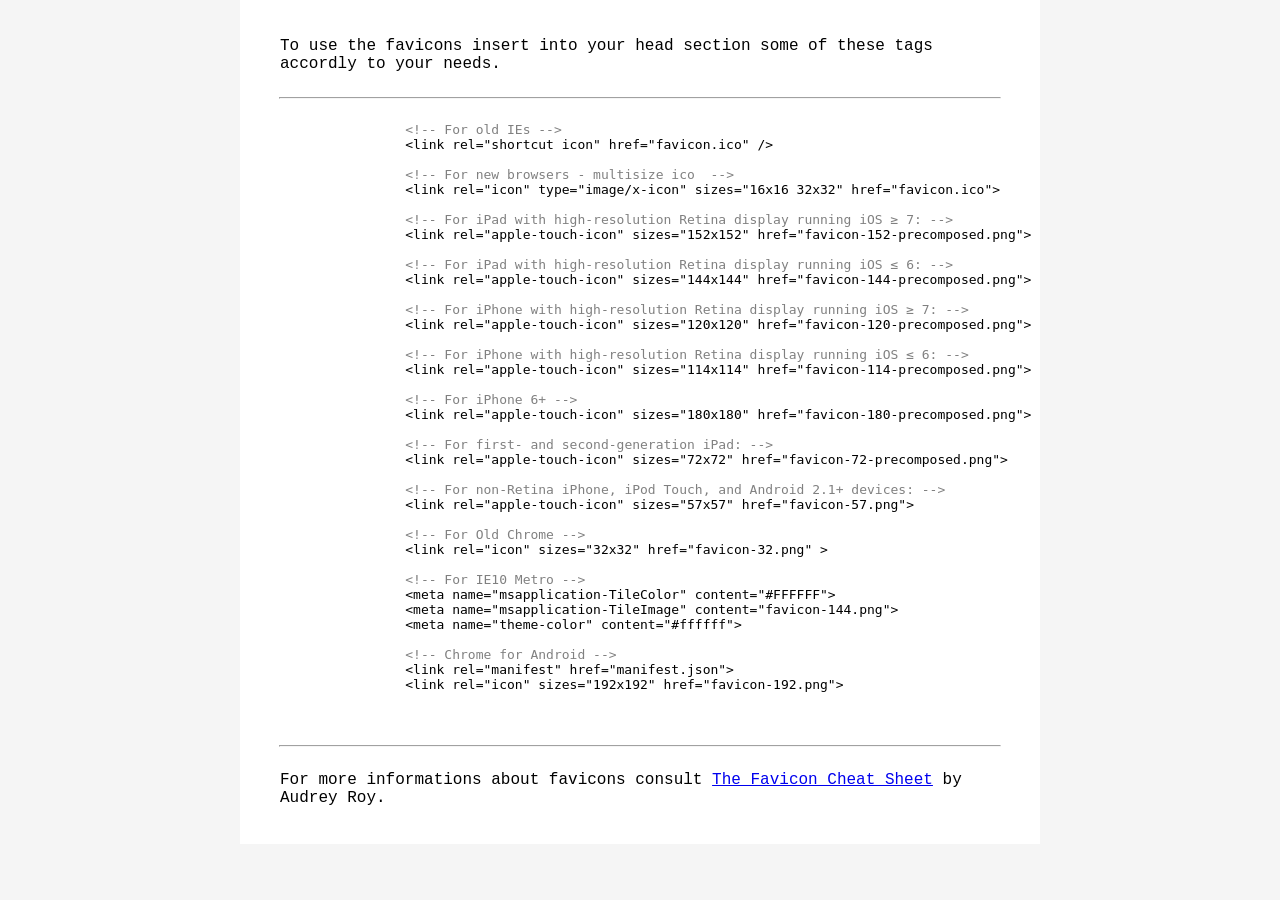
<file: Favicon/index.html>
<!DOCTYPE html>
<head>
    <title>
        Favicons
    </title>
    <meta charset="utf-8" />
    
    <!-- For old IEs -->
    <link rel="shortcut icon" href="favicon.ico" />
    
    <!-- For new browsers multisize ico  -->
    <link rel="icon" type="image/x-icon" sizes="16x16 32x32" href="favicon.ico">
        
        <!-- Chrome for Android -->
        <link rel="icon" sizes="192x192" href="favicon-192.png">
            
            <!-- For iPhone 6+ downscaled for other devices -->
            <link rel="apple-touch-icon" sizes="180x180" href="favicon-180-precomposed.png">
                
                <!-- For IE10 Metro -->
                <meta name="msapplication-TileColor" content="#FFFFFF">
                    <meta name="msapplication-TileImage" content="favicon-114-precomposed.png">
                        
                        <style>
                            
                            body {
                                background-color: #f5f5f5;
                                border: 0px;
                                margin: 0px;
                                padding: 0px;
                                font-family: Consolas,Menlo,Monaco,Lucida Console,Liberation Mono,DejaVu Sans Mono,Bitstream Vera Sans Mono,Courier New,monospace,serif;
                                color: black;
                            }
                        
                        pre {
                            margin: 0px;
                            color: black;
                            padding: 0px 5%;
                        }
                        
                        code {
                            
                        }
                        
                        .container {
                            background-color: white;
                            max-width: 800px;
                            width: 100%;
                            margin: 0 auto;
                            padding: 1% 0;
                            height: 100%;
                        }
                        
                        .comment {
                            color: gray;
                            padding: 0px;
                            margin: 0px;
                        }
                        
                        hr {
                            width: 80%;
                            padding: 0 5%;
                            border-color: #f5f5f5;
                            background-color: #D1D1D1;
                        }
                        
                        p {
                            padding: 1% 5%;
                        }
                        
                            </style>
                        
                        </head>
<body class="">
    
    <div class="container">
        <p>
        To use the favicons insert into your  head section some of these tags accordly to your needs.
        </p>
        <hr>
        <pre>
            <code>
                <span class="comment">&lt;!-- For old IEs --&gt;</span>
                &lt;link rel=&quot;shortcut icon&quot; href=&quot;favicon.ico&quot; /&gt;
                
                <span class="comment">&lt;!-- For new browsers - multisize ico  --&gt;</span>
                &lt;link rel=&quot;icon&quot; type=&quot;image/x-icon&quot; sizes=&quot;16x16 32x32&quot; href=&quot;favicon.ico&quot;&gt;
                
                <span class="comment">&lt;!-- For iPad with high-resolution Retina display running iOS &ge; 7: --&gt;</span>
                &lt;link rel=&quot;apple-touch-icon&quot; sizes=&quot;152x152&quot; href=&quot;favicon-152-precomposed.png&quot;&gt;
                
                <span class="comment">&lt;!-- For iPad with high-resolution Retina display running iOS &le; 6: --&gt;</span>
                &lt;link rel=&quot;apple-touch-icon&quot; sizes=&quot;144x144&quot; href=&quot;favicon-144-precomposed.png&quot;&gt;
                
                <span class="comment">&lt;!-- For iPhone with high-resolution Retina display running iOS &ge; 7: --&gt;</span>
                &lt;link rel=&quot;apple-touch-icon&quot; sizes=&quot;120x120&quot; href=&quot;favicon-120-precomposed.png&quot;&gt;
                
                <span class="comment">&lt;!-- For iPhone with high-resolution Retina display running iOS &le; 6: --&gt;</span>
                &lt;link rel=&quot;apple-touch-icon&quot; sizes=&quot;114x114&quot; href=&quot;favicon-114-precomposed.png&quot;&gt;
                
                <span class="comment">&lt;!-- For iPhone 6+ --&gt;</span>
                &lt;link rel=&quot;apple-touch-icon&quot; sizes=&quot;180x180&quot; href=&quot;favicon-180-precomposed.png&quot;&gt;
                
                <span class="comment">&lt;!-- For first- and second-generation iPad: --&gt;</span>
                &lt;link rel=&quot;apple-touch-icon&quot; sizes=&quot;72x72&quot; href=&quot;favicon-72-precomposed.png&quot;&gt;
                
                <span class="comment">&lt;!-- For non-Retina iPhone, iPod Touch, and Android 2.1+ devices: --&gt;</span>
                &lt;link rel=&quot;apple-touch-icon&quot; sizes=&quot;57x57&quot; href=&quot;favicon-57.png&quot;&gt;
                
                <span class="comment">&lt;!-- For Old Chrome --&gt;</span>
                &lt;link rel=&quot;icon&quot; sizes=&quot;32x32&quot; href=&quot;favicon-32.png&quot; &gt;
                
                <span class="comment">&lt;!-- For IE10 Metro --&gt;</span>
                &lt;meta name=&quot;msapplication-TileColor&quot; content=&quot;#FFFFFF&quot;&gt;
                &lt;meta name=&quot;msapplication-TileImage&quot; content=&quot;favicon-144.png&quot;&gt;
                &lt;meta name=&quot;theme-color&quot; content=&quot;#ffffff&quot;&gt;
                
                <span class="comment">&lt;!-- Chrome for Android --&gt;</span>
                &lt;link rel=&quot;manifest&quot; href=&quot;manifest.json&quot;&gt;
                &lt;link rel=&quot;icon&quot; sizes=&quot;192x192&quot; href=&quot;favicon-192.png&quot;&gt;
                
            </code>
        </pre>
        
        <hr>
        
        <p>
        For more informations about favicons consult <a href="https://github.com/audreyr/favicon-cheat-sheet">The Favicon Cheat Sheet</a> by Audrey Roy.
        </p>
        
    </div>
    
</body>
</file>
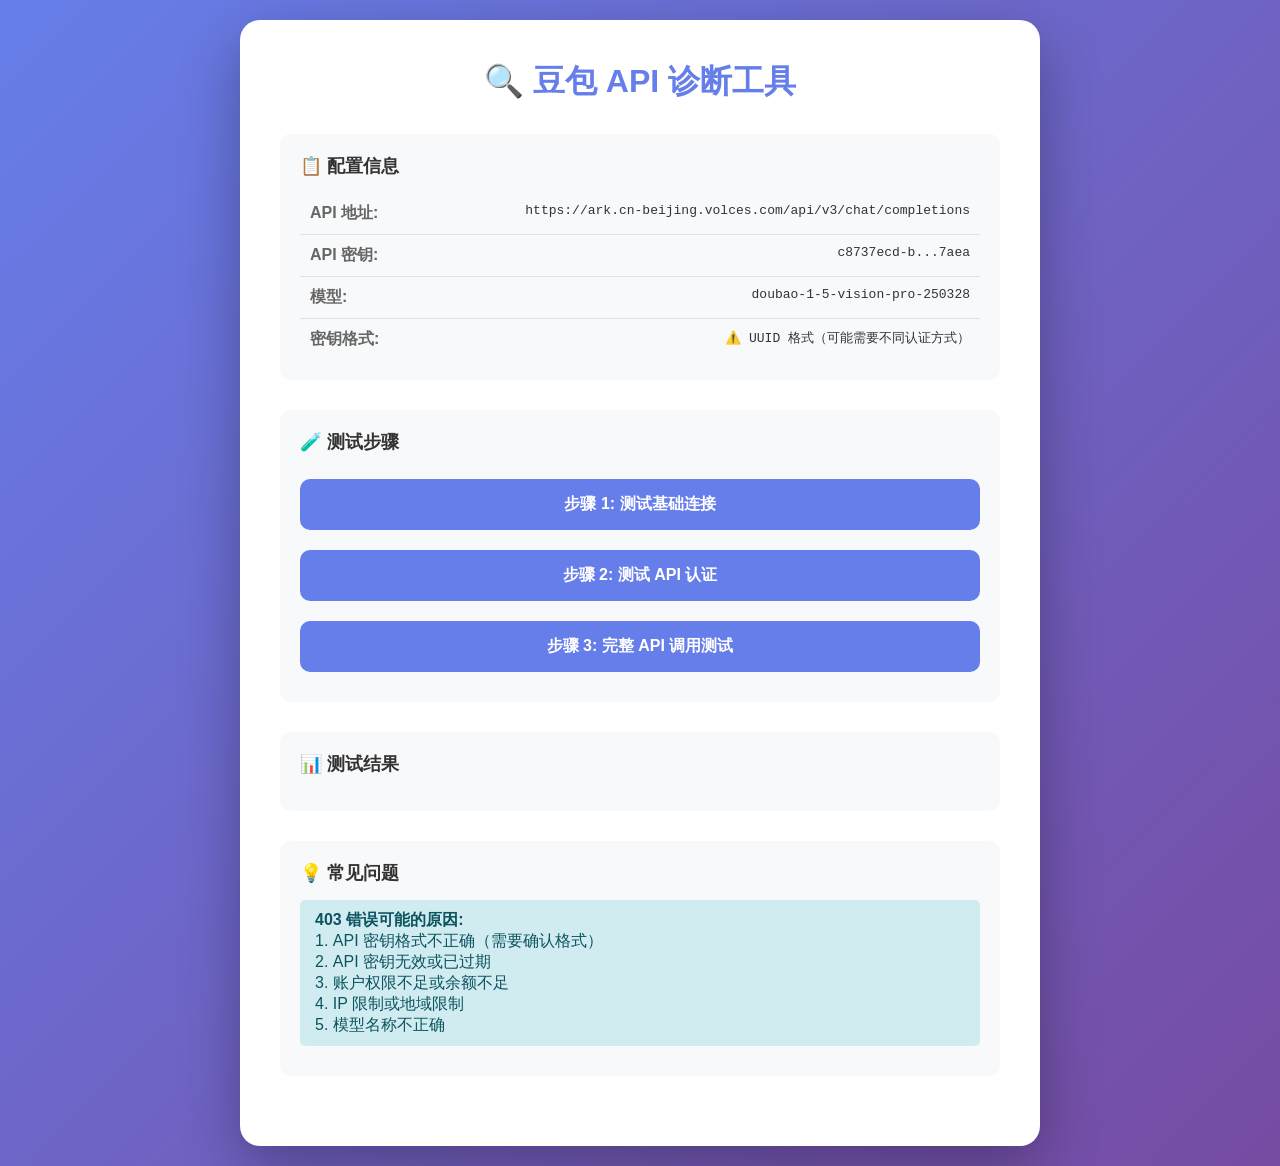
<file: dev/api_diagnostic.html>
<!DOCTYPE html>
<html lang="zh-CN">
<head>
    <meta charset="UTF-8">
    <meta name="viewport" content="width=device-width, initial-scale=1.0">
    <title>API 诊断工具</title>
    <style>
        * { margin: 0; padding: 0; box-sizing: border-box; }
        body {
            font-family: -apple-system, BlinkMacSystemFont, "Segoe UI", Roboto, sans-serif;
            background: linear-gradient(135deg, #667eea 0%, #764ba2 100%);
            min-height: 100vh;
            padding: 20px;
        }
        .container {
            max-width: 800px;
            margin: 0 auto;
            background: white;
            border-radius: 20px;
            padding: 40px;
            box-shadow: 0 20px 60px rgba(0,0,0,0.3);
        }
        h1 {
            color: #667eea;
            margin-bottom: 30px;
            text-align: center;
        }
        .section {
            margin-bottom: 30px;
            padding: 20px;
            background: #f8f9fa;
            border-radius: 10px;
        }
        .section h2 {
            color: #333;
            margin-bottom: 15px;
            font-size: 18px;
        }
        .info-row {
            display: flex;
            justify-content: space-between;
            padding: 10px;
            border-bottom: 1px solid #dee2e6;
        }
        .info-row:last-child {
            border-bottom: none;
        }
        .label {
            font-weight: 600;
            color: #666;
        }
        .value {
            color: #333;
            font-family: monospace;
        }
        .status {
            padding: 10px 15px;
            border-radius: 5px;
            margin: 10px 0;
            font-weight: 500;
        }
        .success { background: #d4edda; color: #155724; }
        .error { background: #f8d7da; color: #721c24; }
        .warning { background: #fff3cd; color: #856404; }
        .info { background: #d1ecf1; color: #0c5460; }
        button {
            width: 100%;
            padding: 15px;
            background: #667eea;
            color: white;
            border: none;
            border-radius: 10px;
            cursor: pointer;
            font-size: 16px;
            font-weight: 600;
            margin: 10px 0;
        }
        button:hover {
            background: #5568d3;
        }
        button:disabled {
            background: #ccc;
            cursor: not-allowed;
        }
        pre {
            background: #282c34;
            color: #abb2bf;
            padding: 15px;
            border-radius: 5px;
            overflow-x: auto;
            font-size: 12px;
        }
        .hidden {
            display: none;
        }
    </style>
</head>
<body>
    <div class="container">
        <h1>🔍 豆包 API 诊断工具</h1>

        <div class="section">
            <h2>📋 配置信息</h2>
            <div class="info-row">
                <span class="label">API 地址:</span>
                <span class="value" id="apiUrl">检测中...</span>
            </div>
            <div class="info-row">
                <span class="label">API 密钥:</span>
                <span class="value" id="apiKey">检测中...</span>
            </div>
            <div class="info-row">
                <span class="label">模型:</span>
                <span class="value" id="model">检测中...</span>
            </div>
            <div class="info-row">
                <span class="label">密钥格式:</span>
                <span class="value" id="keyFormat">检测中...</span>
            </div>
        </div>

        <div class="section">
            <h2>🧪 测试步骤</h2>
            <button onclick="testStep1()">步骤 1: 测试基础连接</button>
            <button onclick="testStep2()">步骤 2: 测试 API 认证</button>
            <button onclick="testStep3()">步骤 3: 完整 API 调用测试</button>
        </div>

        <div class="section">
            <h2>📊 测试结果</h2>
            <div id="results"></div>
        </div>

        <div class="section hidden" id="errorSection">
            <h2>❌ 错误详情</h2>
            <pre id="errorDetails"></pre>
        </div>

        <div class="section">
            <h2>💡 常见问题</h2>
            <div class="status info">
                <strong>403 错误可能的原因:</strong><br>
                1. API 密钥格式不正确（需要确认格式）<br>
                2. API 密钥无效或已过期<br>
                3. 账户权限不足或余额不足<br>
                4. IP 限制或地域限制<br>
                5. 模型名称不正确
            </div>
        </div>
    </div>

    <script>
        const API_KEY = 'c8737ecd-bd2c-40c9-a24e-1f5602a37aea';
        const API_URL = 'https://ark.cn-beijing.volces.com/api/v3/chat/completions';
        const MODEL = 'doubao-1-5-vision-pro-250328';

        // 显示配置信息
        document.addEventListener('DOMContentLoaded', () => {
            document.getElementById('apiUrl').textContent = API_URL;
            document.getElementById('apiKey').textContent = API_KEY.substring(0, 10) + '...' + API_KEY.substring(API_KEY.length - 4);
            document.getElementById('model').textContent = MODEL;
            
            // 检查密钥格式
            if (API_KEY.startsWith('ak-')) {
                document.getElementById('keyFormat').textContent = '✅ 标准格式 (ak-...)';
            } else if (API_KEY.length === 36 && API_KEY.includes('-')) {
                document.getElementById('keyFormat').textContent = '⚠️ UUID 格式（可能需要不同认证方式）';
            } else {
                document.getElementById('keyFormat').textContent = '❓ 未知格式';
            }
        });

        function addResult(message, type = 'info') {
            const results = document.getElementById('results');
            const div = document.createElement('div');
            div.className = `status ${type}`;
            div.innerHTML = message;
            results.appendChild(div);
        }

        function showError(error) {
            const errorSection = document.getElementById('errorSection');
            const errorDetails = document.getElementById('errorDetails');
            errorSection.classList.remove('hidden');
            errorDetails.textContent = JSON.stringify(error, null, 2);
        }

        async function testStep1() {
            addResult('🔄 正在测试基础连接...', 'info');
            
            try {
                const response = await fetch(API_URL, {
                    method: 'OPTIONS'
                });
                
                addResult('✅ 步骤 1: 服务器可访问', 'success');
            } catch (error) {
                addResult(`❌ 步骤 1 失败: ${error.message}`, 'error');
                showError(error);
            }
        }

        async function testStep2() {
            addResult('🔄 正在测试 API 认证（Bearer Token）...', 'info');
            
            try {
                const response = await fetch(API_URL, {
                    method: 'POST',
                    headers: {
                        'Content-Type': 'application/json',
                        'Authorization': `Bearer ${API_KEY}`
                    },
                    body: JSON.stringify({
                        model: MODEL,
                        messages: [{role: 'user', content: 'test'}]
                    })
                });

                const text = await response.text();
                
                if (response.ok) {
                    addResult('✅ 步骤 2: Bearer Token 认证成功', 'success');
                } else {
                    addResult(`⚠️ 步骤 2: HTTP ${response.status}<br><small>${text}</small>`, 'warning');
                    
                    // 尝试其他认证方式
                    addResult('🔄 尝试使用 API-Key 头部...', 'info');
                    const response2 = await fetch(API_URL, {
                        method: 'POST',
                        headers: {
                            'Content-Type': 'application/json',
                            'Api-Key': API_KEY
                        },
                        body: JSON.stringify({
                            model: MODEL,
                            messages: [{role: 'user', content: 'test'}]
                        })
                    });
                    
                    if (response2.ok) {
                        addResult('✅ 使用 Api-Key 头部认证成功！', 'success');
                        addResult('💡 建议：需要修改代码使用 Api-Key 而不是 Bearer', 'info');
                    } else {
                        const text2 = await response2.text();
                        addResult(`❌ Api-Key 认证也失败: ${response2.status}<br><small>${text2}</small>`, 'error');
                    }
                }
                
                showError({ status: response.status, body: text });
            } catch (error) {
                addResult(`❌ 步骤 2 失败: ${error.message}`, 'error');
                showError(error);
            }
        }

        async function testStep3() {
            addResult('🔄 正在进行完整 API 调用测试...', 'info');
            
            try {
                const response = await fetch(API_URL, {
                    method: 'POST',
                    headers: {
                        'Content-Type': 'application/json',
                        'Authorization': `Bearer ${API_KEY}`
                    },
                    body: JSON.stringify({
                        model: MODEL,
                        messages: [
                            {
                                role: 'system',
                                content: '你是一个测试助手。'
                            },
                            {
                                role: 'user',
                                content: '请回复"测试成功"'
                            }
                        ],
                        temperature: 0.7,
                        max_tokens: 50
                    })
                });

                const text = await response.text();
                
                if (response.ok) {
                    const data = JSON.parse(text);
                    addResult(`✅ 步骤 3: 完整 API 调用成功！<br><strong>AI 回复:</strong> ${data.choices[0].message.content}`, 'success');
                } else {
                    addResult(`❌ 步骤 3 失败: HTTP ${response.status}<br><small>${text}</small>`, 'error');
                    showError({ status: response.status, body: text });
                }
            } catch (error) {
                addResult(`❌ 步骤 3 失败: ${error.message}`, 'error');
                showError(error);
            }
        }
    </script>
</body>
</html>
</file>
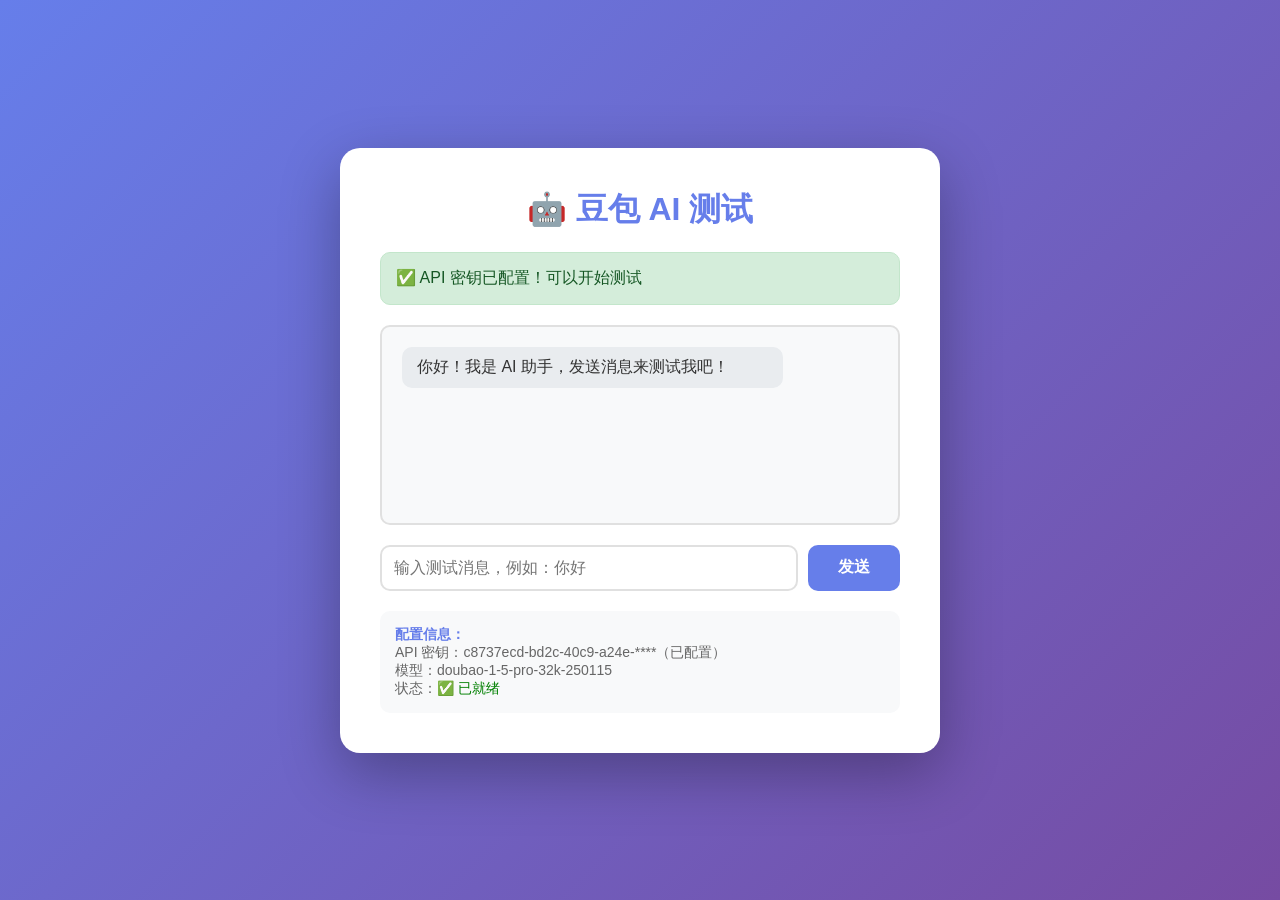
<file: dev/test_ai.html>
<!DOCTYPE html>
<html lang="zh-CN">
<head>
    <meta charset="UTF-8">
    <meta name="viewport" content="width=device-width, initial-scale=1.0">
    <title>AI 测试页面</title>
    <style>
        * {
            margin: 0;
            padding: 0;
            box-sizing: border-box;
        }
        body {
            font-family: -apple-system, BlinkMacSystemFont, "Segoe UI", Roboto, sans-serif;
            background: linear-gradient(135deg, #667eea 0%, #764ba2 100%);
            min-height: 100vh;
            display: flex;
            align-items: center;
            justify-content: center;
            padding: 20px;
        }
        .container {
            background: white;
            border-radius: 20px;
            padding: 40px;
            max-width: 600px;
            width: 100%;
            box-shadow: 0 20px 60px rgba(0,0,0,0.3);
        }
        h1 {
            color: #667eea;
            margin-bottom: 20px;
            text-align: center;
        }
        .status {
            padding: 15px;
            border-radius: 10px;
            margin-bottom: 20px;
            font-weight: 500;
        }
        .status.success {
            background: #d4edda;
            color: #155724;
            border: 1px solid #c3e6cb;
        }
        .status.error {
            background: #f8d7da;
            color: #721c24;
            border: 1px solid #f5c6cb;
        }
        .status.info {
            background: #d1ecf1;
            color: #0c5460;
            border: 1px solid #bee5eb;
        }
        .chat-box {
            border: 2px solid #e0e0e0;
            border-radius: 10px;
            padding: 20px;
            min-height: 200px;
            margin-bottom: 20px;
            background: #f8f9fa;
        }
        .message {
            margin-bottom: 15px;
            padding: 10px 15px;
            border-radius: 10px;
            max-width: 80%;
        }
        .user-message {
            background: #667eea;
            color: white;
            margin-left: auto;
            text-align: right;
        }
        .ai-message {
            background: #e9ecef;
            color: #333;
        }
        .input-box {
            display: flex;
            gap: 10px;
        }
        input {
            flex: 1;
            padding: 12px;
            border: 2px solid #e0e0e0;
            border-radius: 10px;
            font-size: 16px;
        }
        input:focus {
            outline: none;
            border-color: #667eea;
        }
        button {
            padding: 12px 30px;
            background: #667eea;
            color: white;
            border: none;
            border-radius: 10px;
            cursor: pointer;
            font-size: 16px;
            font-weight: 600;
            transition: all 0.3s;
        }
        button:hover {
            background: #5568d3;
            transform: translateY(-2px);
        }
        button:disabled {
            background: #ccc;
            cursor: not-allowed;
            transform: none;
        }
        .loading {
            text-align: center;
            color: #667eea;
            font-style: italic;
        }
        .info-box {
            background: #f8f9fa;
            padding: 15px;
            border-radius: 10px;
            margin-top: 20px;
            font-size: 14px;
            color: #666;
        }
        .info-box strong {
            color: #667eea;
        }
    </style>
</head>
<body>
    <div class="container">
        <h1>🤖 豆包 AI 测试</h1>
        
        <div id="status" class="status info">
            ⏳ 正在检测配置...
        </div>

        <div class="chat-box" id="chatBox">
            <div class="message ai-message">
                你好！我是 AI 助手，发送消息来测试我吧！
            </div>
        </div>

        <div class="input-box">
            <input type="text" id="messageInput" placeholder="输入测试消息，例如：你好" />
            <button onclick="sendTestMessage()" id="sendBtn">发送</button>
        </div>

        <div class="info-box">
            <strong>配置信息：</strong><br>
            API 密钥：c8737ecd-bd2c-40c9-a24e-****（已配置）<br>
            模型：doubao-1-5-pro-32k-250115<br>
            状态：<span id="configStatus">检测中...</span>
        </div>
    </div>

    <script>
        // AI 配置
        const AI_CONFIG = {
            apiUrl: 'https://ark.cn-beijing.volces.com/api/v3/chat/completions',
            apiKey: 'c8737ecd-bd2c-40c9-a24e-1f5602a37aea',
            model: 'doubao-1-5-vision-pro-250328'
        };

        const statusDiv = document.getElementById('status');
        const chatBox = document.getElementById('chatBox');
        const messageInput = document.getElementById('messageInput');
        const sendBtn = document.getElementById('sendBtn');
        const configStatus = document.getElementById('configStatus');

        // 检测配置
        window.addEventListener('load', () => {
            if (AI_CONFIG.apiKey && AI_CONFIG.apiKey !== 'YOUR_ARK_API_KEY_HERE') {
                statusDiv.className = 'status success';
                statusDiv.innerHTML = '✅ API 密钥已配置！可以开始测试';
                configStatus.innerHTML = '<span style="color: green;">✅ 已就绪</span>';
            } else {
                statusDiv.className = 'status error';
                statusDiv.innerHTML = '❌ API 密钥未配置';
                configStatus.innerHTML = '<span style="color: red;">❌ 未配置</span>';
            }
        });

        // 发送测试消息
        async function sendTestMessage() {
            const message = messageInput.value.trim();
            if (!message) return;

            // 添加用户消息
            addMessage(message, 'user');
            messageInput.value = '';
            sendBtn.disabled = true;

            // 显示加载状态
            const loadingDiv = document.createElement('div');
            loadingDiv.className = 'loading';
            loadingDiv.id = 'loading';
            loadingDiv.textContent = '🤖 AI 正在思考...';
            chatBox.appendChild(loadingDiv);
            chatBox.scrollTop = chatBox.scrollHeight;

            try {
                // 调用 API
                const response = await fetch(AI_CONFIG.apiUrl, {
                    method: 'POST',
                    headers: {
                        'Content-Type': 'application/json',
                        'Authorization': `Bearer ${AI_CONFIG.apiKey}`
                    },
                    body: JSON.stringify({
                        model: AI_CONFIG.model,
                        messages: [
                            {
                                role: 'system',
                                content: '你是一个友好的AI助手。'
                            },
                            {
                                role: 'user',
                                content: message
                            }
                        ],
                        temperature: 0.7,
                        max_tokens: 500
                    })
                });

                // 移除加载提示
                const loading = document.getElementById('loading');
                if (loading) loading.remove();

                if (!response.ok) {
                    throw new Error(`API 错误: ${response.status} ${response.statusText}`);
                }

                const data = await response.json();
                const aiReply = data.choices[0].message.content;
                
                // 添加 AI 回复
                addMessage(aiReply, 'ai');
                
                // 更新状态
                statusDiv.className = 'status success';
                statusDiv.innerHTML = '✅ AI 正常工作！API 调用成功';

            } catch (error) {
                // 移除加载提示
                const loading = document.getElementById('loading');
                if (loading) loading.remove();

                // 显示错误
                statusDiv.className = 'status error';
                statusDiv.innerHTML = `❌ 错误: ${error.message}<br><small>请检查 API 密钥是否正确，或查看浏览器控制台获取详细信息</small>`;
                
                addMessage('抱歉，AI 调用失败。请检查配置。', 'ai');
                console.error('API 调用错误:', error);
            } finally {
                sendBtn.disabled = false;
            }
        }

        // 添加消息到聊天框
        function addMessage(text, type) {
            const messageDiv = document.createElement('div');
            messageDiv.className = `message ${type}-message`;
            messageDiv.textContent = text;
            chatBox.appendChild(messageDiv);
            chatBox.scrollTop = chatBox.scrollHeight;
        }

        // 回车发送
        messageInput.addEventListener('keypress', (e) => {
            if (e.key === 'Enter') {
                sendTestMessage();
            }
        });
    </script>
</body>
</html>
</file>
